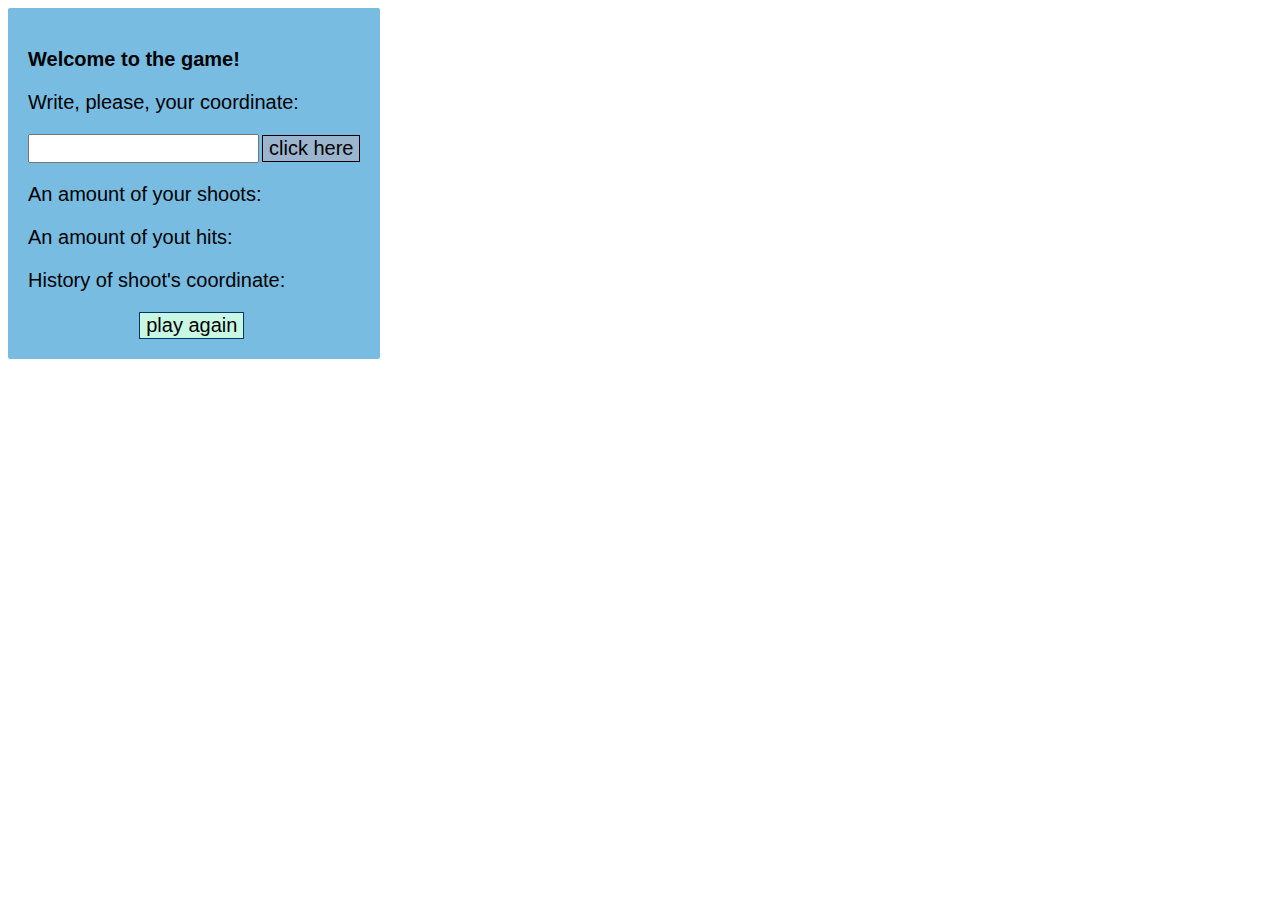
<file: game/ocean/index.html>
<!DOCTYPE html>
<html lang="en">
<head>
    <meta charset="UTF-8">
    <meta http-equiv="X-UA-Compatible" content="IE=edge">
    <meta name="viewport" content="width=device-width, initial-scale=1.0">
    <link rel="stylesheet" href="style.css">
    <title>new game</title>
</head>
<body>
   <div class="game-block">
        <h3>Welcome to the game!</h3>
        <p>Write, please, your coordinate:</p>
        <input type="text" id="inputValues"><button id="click">click here</button>
        <p>An amount of your shoots:</p><p id="shoots"></p>
        <p>An amount of yout hits:</p><p id="hits"></p>
        <p>History of shoot's coordinate:</p><p id="shootsHistory"></p>
        <p id="winTitle"></p>
        <button id="retryGame">play again</button>
        <script src="script.js"></script>
        
   </div>
</body>
</html>
</file>
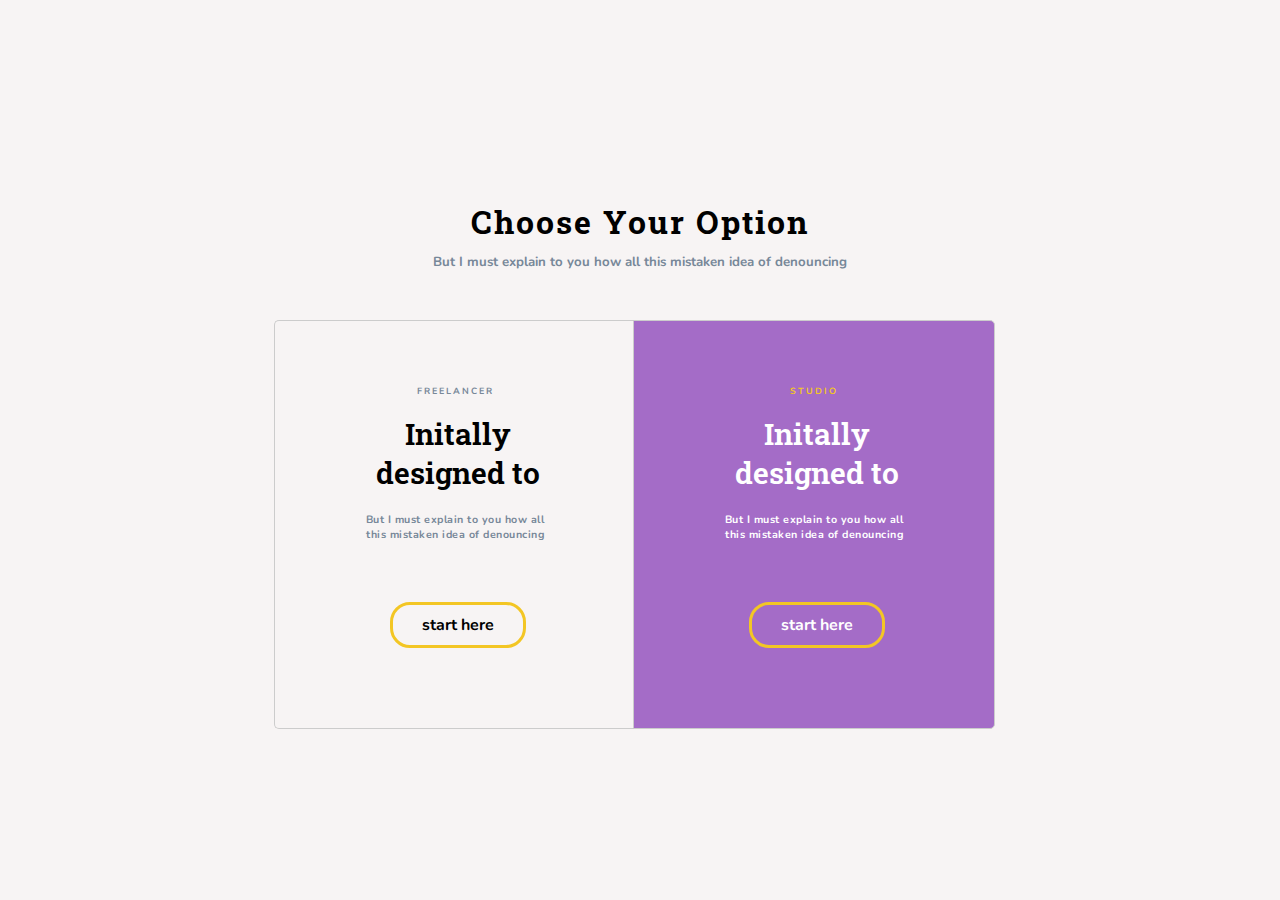
<file: homework_5_9/homework 6/homework_6_1/htmltags_1/index2.html>
<!DOCTYPE html>
<html lang="en">

<head>
    <link rel="stylesheet" href="css/style.css">
    <meta charset="UTF-8">
    <meta name="viewport" content="width=device-width, initial-scale=1">
    <title>article</title>
</head>

<body>
    <header class="caption_head">
        <h2>Choose Your Option</h2>
        <h5>But I must explain to you how all this mistaken idea of denouncing</h5>
    </header>
    <main>
        <div class="container__info">
            <ul>
                <li class="li_1">
                    <div class="block__1">
                        <h5>freelancer</h5>
                        <h2>Initally designed to</h2>
                        <h6>But I must explain to you how all this mistaken idea of denouncing</h6>
                        <div class="button__1">start here</div>
                    </div>
                </li>

                <li class="li_2">
                    <div class="block__2">
                        <h5>studio</h5>
                        <h2>Initally designed to</h2>
                        <h6>But I must explain to you how all this mistaken idea of denouncing</h6>
                        <div class="button__2">start here</div>
                    </div>
                </li>
            </ul>

        </div>
    </main>
</body>


</html>
</file>
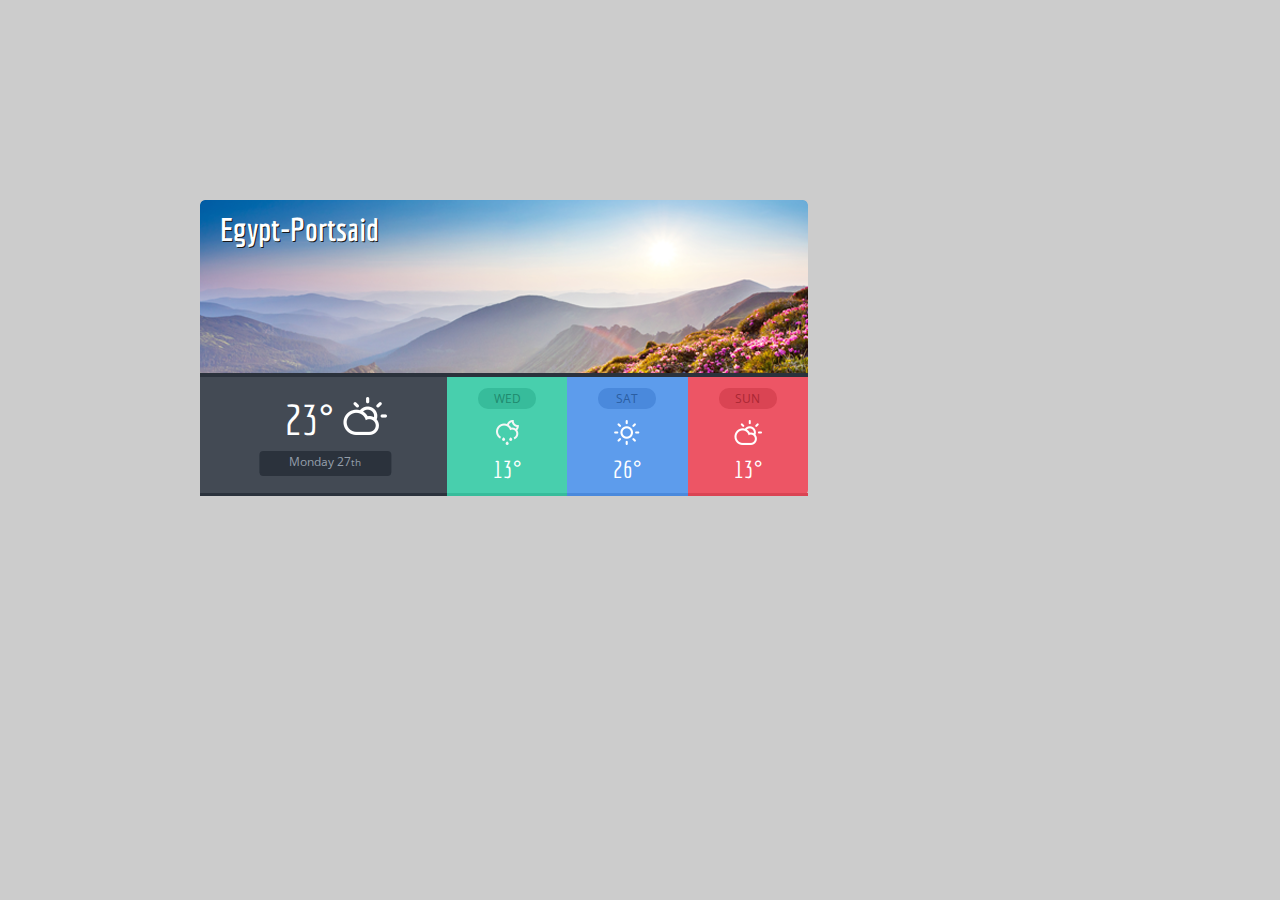
<file: homework_5_9/homework_5/homework_5 (2)/htmltags_1/index2.html>
<!DOCTYPE html>
<html lang="en">

<head>
    <link rel="stylesheet" href="css/style.css">
    <meta charset="UTF-8">
    <meta name="viewport" content="width=device-width, initial-scale=1">
    <title>article</title>
</head>

<body>
    <div class="content--block">
        <table>
            <thead>
                <tr>
                    <th colspan="4">Egypt-Portsaid</th>
                </tr>
            </thead>
            <tbody>
                <tr>
                    <td class="first">
                        <ul class=" first--mon ">
                            <li>23</li>
                            <li><img src="img/cloudmon.png " alt="# "></li>
                        </ul>
                        <div class="button ">Monday 27</div>
                    </td>
                    <td class="second--child">
                        <ul>
                            <li>
                                <div>WED</div>
                            </li>
                            <li><img src="img/clouuud.png" alt="#"></li>
                            <li>13</li>
                        </ul>
                    </td>
                    <td class="third--child">
                        <ul>
                            <li>
                                <div>SAT</div>
                            </li>
                            <li><img src="img/sunsat.png" alt="#"></li>
                            <li>26</li>
                        </ul>
                    </td>
                    <td class=" forth--child">
                        <ul>
                            <li>
                                <div>SUN</div>
                            </li>
                            <li><img src="img/suncloud.png" alt="#"></li>
                            <li>13</li>
                        </ul>
                    </td>
                </tr>
            </tbody>
        </table>
    </div>
</body>

</html>
</file>
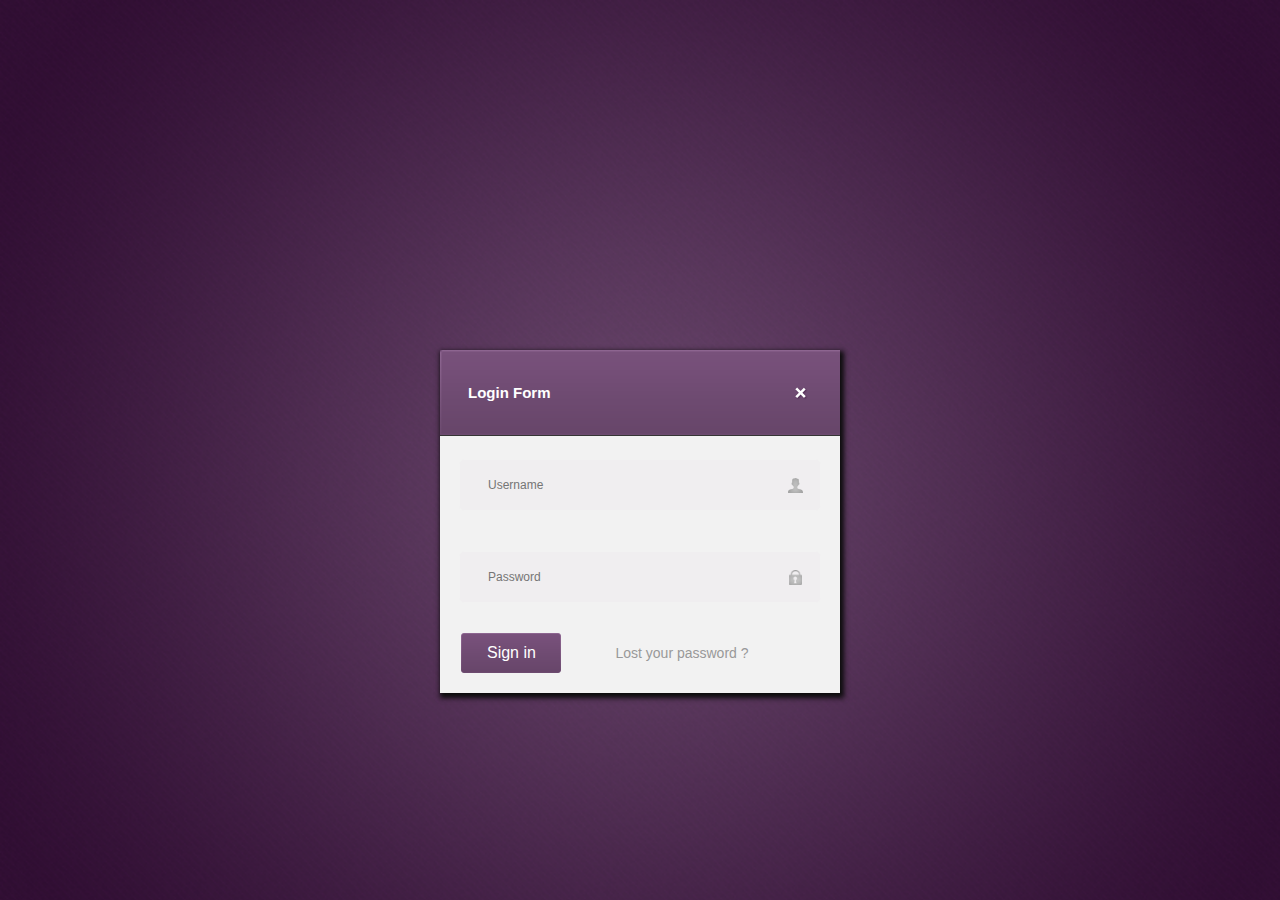
<file: homework_5_9/homework_5/homework_5(1)/htmltags_1/index2.html>
<!DOCTYPE html>
<html lang="en">

<head>
    <link rel="stylesheet" href="css/style.css">
    <meta charset="UTF-8">
    <meta name="viewport" content="width=device-width, initial-scale=1">
    <title>article</title>
</head>

<body>
    <div class="content-form">
        <form action="POST">
            <fieldset>
                <div class="top-form">
                    <h4>Login Form</h4>
                    <img src="img/plus.png" alt="#">
                </div>
                <div class="form-content">
                    <input type="text" id="name" name="username" minlength="4" maxlength="8" placeholder="Username">
                    <input type="password" id="userpassword" placeholder="Password">
                    <div class="li">
                        <ul>
                            <li>
                                <div class="button"> Sign in</div>
                            </li>
                            <li>Lost your password ?</li>
                        </ul>
                    </div>
                </div>
            </fieldset>
        </form>
    </div>
</body>

</html>
</file>
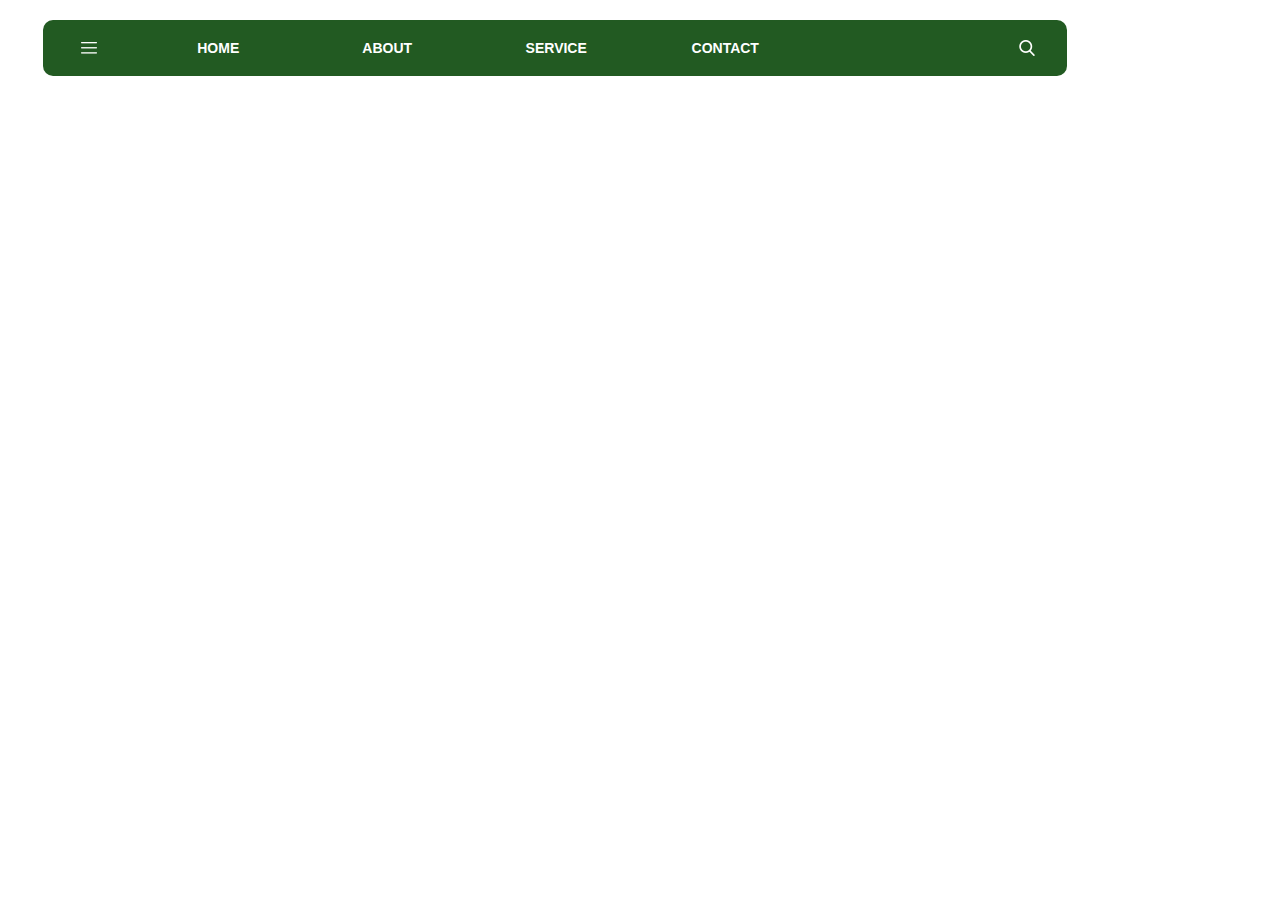
<file: homework_5_9/homework_7/homework_7_1/htmltags_1/index2.html>
<!DOCTYPE html>
<html lang="en">

<head>
    <link rel="stylesheet" href="css/nav-theme-default.css">
    <meta charset="UTF-8">
    <meta name="viewport" content="width=device-width, initial-scale=1">
    <title>Material-UI-Kit-PSD-freebie</title>
</head>

<body>
    <nav class="nav">
        <div class="navigation__panel_block">
            <ul>
                <li class="img_menu">
                    <a href="#"><img src="img/menu1.png" alt="#"></a>
                    <ul>
                        <li>
                            <a href="#">log out</a>
                        </li>
                        <li>
                            <a href="#">log in</a>
                        </li>
                        <li>
                            <a href="#">help</a>
                        </li>
                    </ul>
                </li>

                <li>
                    <a href="#">home</a>
                </li>

                <li>
                    <a href="#">about</a>
                </li>

                <li>
                    <a href="#">service</a>
                </li>

                <li>
                    <a href="#">contact</a>
                </li>

                <li>
                    <div class="searching__block">
                        <form class="form1" action="action_page.php">
                            <input type="text" name="search">
                        </form>
                        <a href="#"><img src="img/search.png" alt="#"></a>
                    </div>
                </li>
            </ul>
        </div>
    </nav>
</body>
<script></script>

</html>
</file>
<file: game/ocean/style.css>
*{
    font-family:'Gill Sans', 'Gill Sans MT', Calibri, 'Trebuchet MS', sans-serif;
    font-size:20px;
}

*:focus {
    outline: none;
}

.game-block{
    background-color: rgba(66, 161, 215, 0.713);
    padding:20px;
    position:absolute;
    border-radius:2px;
}

button{
    cursor: pointer;
}
#click{
    background-color: rgba(158, 180, 204, 0.91);
    border:1px solid #000;
    margin-left:3px;
}

#click:hover{
    background-color: rgb(155, 189, 225);
}
#retryGame{
    position:relative;
    left:calc(50% - 55px);
    border:1px solid rgb(4, 56, 98);
    background-color: rgb(200, 247, 228);
}

#retryGame:hover{
    background-color: rgb(214, 254, 240);
    box-shadow:1px 1px 1px 1px rgb(31, 51, 163);
    color:rgb(44, 44, 44);
    
}
</file>
<file: homework_5_9/homework 6/homework_6_1/htmltags_1/css/style.css>
@import url('https://fonts.googleapis.com/css2?family=Roboto+Slab:wght@300&display=swap');
@import url('https://fonts.googleapis.com/css2?family=Nunito:wght@200&family=Roboto+Slab:wght@300&display=swap');
* {
    margin: 0;
    padding: 0;
}

body {
    background-color: rgb(247, 244, 244);
}

header {
    text-align: center;
    position: relative;
    top: 200px;
}

.caption_head h2 {
    margin-bottom: 10px;
    font-size: 32px;
    font-family: "Roboto Slab", sans-serif;
    letter-spacing: 2px;
    transition: 0s 9999999s;
}

.caption_head h5 {
    color: lightslategrey;
    font-family: "Nunito", sans-serif;
}

.caption_head h2:hover {
    color: cornflowerblue;
    transition: 3s ease;
}

.container__info {
    position: absolute;
    top: 320px;
    left: calc(50% - 360px);
}

.container__info ul li {
    display: inline-block;
    text-align: center;
    border: 1px solid #ccc;
    margin-left: -6px;
}

.container__info ul li:nth-last-child(2) {
    border-radius: 5px 0px 0px 5px;
    border-right: none;
}

.container__info ul li:nth-last-child(1) {
    border-radius: 0px 5px 5px 0px;
}

.container__info .li_1 h5 {
    margin-top: 60px;
    font-variant: small-caps slashed-zero;
    color: lightslategrey;
    font-family: "Nunito", monospace;
    letter-spacing: 2px;
}

.container__info .li_1 h2 {
    font-family: "Roboto Slab", sans-serif;
    font-weight: 600;
    font-size: 30px;
    width: 170px;
    text-align: center;
    margin: auto;
    padding-left: 5px;
    padding-top: 15px;
}

.container__info .li_1 h6 {
    padding: 80px;
    padding-top: 20px;
    width: 200px;
    color: lightslategray;
    font-family: "Nunito", sans-serif;
    letter-spacing: 0.5px;
}

.button__1 {
    border: 3px solid #F3C624;
    border-radius: 20px;
    height: 40px;
    width: 130px;
    position: relative;
    top: -20px;
    margin-bottom: 60px;
    left: calc(50% - 65px);
    font-family: "Nunito";
    font-weight: bold;
    line-height: 40px;
    transition: .4s ease-out;
}

.button__1:hover {
    background-color: #F3C624;
    box-shadow: inset 0 0 0 2px #fff, inset -2px -2px 0 4px #F3BD34;
    color: #fff;
    transition: 1s;
}

.li_2 {
    background-color: #A46CC7;
}

.container__info .li_2 h5 {
    margin-top: 60px;
    font-variant: small-caps slashed-zero;
    color: #F3C624;
    font-family: "Nunito", monospace;
    letter-spacing: 2px;
}

.container__info .li_2 h2 {
    font-family: "Roboto Slab", sans-serif;
    font-weight: 600;
    font-size: 30px;
    width: 170px;
    text-align: center;
    margin: auto;
    padding-left: 5px;
    padding-top: 15px;
    color: #fff;
}

.container__info .li_2 h6 {
    padding: 80px;
    padding-top: 20px;
    width: 200px;
    color: #fff;
    font-family: "Nunito", sans-serif;
    letter-spacing: 0.5px;
}

.button__2 {
    border: 3px solid #F3C624;
    border-radius: 20px;
    height: 40px;
    width: 130px;
    position: relative;
    top: -20px;
    margin-bottom: 60px;
    left: calc(50% - 65px);
    font-family: "Nunito";
    font-weight: bold;
    line-height: 40px;
    transition: .4s ease-out;
    color: #fff;
}

.button__2:hover {
    background-color: #F3C624;
    box-shadow: inset 0 0 0 2px #fff, inset -2px -2px 0 4px #F3BD34;
    color: #fff;
    transition: 1.5s;
}
</file>
<file: homework_5_9/homework_5/homework_5 (2)/htmltags_1/css/style.css>
@import url('https://fonts.googleapis.com/css2?family=Economica:wght@700&family=Open+Sans&family=Secular+One&display=swap');
    * {
        padding: 0;
        margin: 0;
    }
    
    body {
        background-color: rgb(204, 204, 204);
        padding: 200px;
    }
    
    table,
    tr,
    th {
        border-collapse: collapse;
        border-radius: 5px 5px 0px 0px;
    }
    
    table {
        width: 608px;
    }
    
    thead {
        height: 175px;
        background: url(../img/headerweather.png);
        font-family: "Economica";
        font-size: 32px;
        color: white;
        text-shadow: 1px 1px 0px rgb(24, 24, 24);
    }
    
    thead th {
        transform: translate(0, -33.3%);
        padding-right: 410px;
    }
    
    tbody {
        border-top: 4px solid #2b323c;
    }
    
    tbody ul li {
        display: inline-block;
    }
    
    tbody td:nth-child(1):not(div) {
        width: 250px;
        height: 116px;
        background-color: #434a54;
    }
    
    .first ul li:first-child {
        font-family: "Economica";
        font-size: 42px;
        color: white;
    }
    
    .first {
        border-bottom: 3px solid #2b323c;
    }
    
    .first--mon li:first-child::after {
        content: '\00B0';
    }
    
    .first ul {
        margin-left: 80px;
        margin-bottom: 8px;
    }
    
    .first ul li {
        padding-left: 5px;
    }
    
    .button::after {
        content: "th";
        font-size: 10px;
    }
    
    .button {
        background-color: #2b323c;
        width: 132px;
        height: 22px;
        border-radius: 4px;
        text-align: center;
        line-height: 22px;
        font-size: 12px;
        font-family: "Open Sans";
        transform: translateX(45%);
        color: #949fab;
        border-bottom: 3px solid #2b323c;
    }
    
    .second--child {
        width: 122px;
        background-color: #48cfad;
        font-family: "Economica";
        color: white;
        border-bottom: 3px solid #37bc9b;
    }
    
    .second--child ul li {
        text-align: center;
    }
    
    .second--child div {
        margin: auto;
    }
    
    .second--child ul li:nth-child(1) {
        color: #1f896e;
        font-family: "Open Sans";
        font-size: 12px;
        padding-bottom: 11px;
    }
    
    .second--child ul li:nth-child(2) {
        padding-bottom: 7px;
    }
    
    .second--child ul li:nth-child(3) {
        font-size: 24px;
    }
    
    .second--child ul li:nth-child(3)::after {
        content: '\00B0';
    }
    
    .second--child div {
        background-color: #37bc9b;
        width: 58px;
        text-align: center;
        height: 21px;
        line-height: 21px;
        border-radius: 10px;
    }
    
    .second--child ul li {
        display: list-item;
        list-style: none;
    }
    
    .third--child {
        width: 122px;
        background-color: #5d9cec;
    }
    
    .third--child ul li {
        display: list-item;
        list-style: none;
    }
    
    .third--child {
        width: 122px;
        background-color: #5d9cec;
        font-family: "Economica";
        color: white;
        border-bottom: 3px solid #4a89dc;
    }
    
    .third--child ul li {
        text-align: center;
    }
    
    .third--child div {
        margin: auto;
    }
    
    .third--child ul li:nth-child(1) {
        color: #2b5ea2;
        font-family: "Open Sans";
        font-size: 12px;
        padding-bottom: 11px;
    }
    
    .third--child ul li:nth-child(2) {
        padding-bottom: 7px;
    }
    
    .third--child ul li:nth-child(3) {
        font-size: 24px;
    }
    
    .third--child ul li:nth-child(3)::after {
        content: '\00B0';
    }
    
    .third--child div {
        background-color: #4a89dc;
        width: 58px;
        text-align: center;
        height: 21px;
        line-height: 21px;
        border-radius: 10px;
    }
    
    .third--child ul li {
        display: list-item;
        list-style: none;
    }
    
    tr .forth--child {
        width: 122px;
        background-color: #ed5565;
    }
    
    .forth--child ul li {
        display: list-item;
        list-style: none;
    }
    
    .forth--child {
        width: 122px;
        background-color: #48cfad;
        font-family: "Economica";
        color: white;
        border-bottom: 3px solid #da4453;
        border-radius: 0px 0px 5px 0px;
    }
    
    .forth--child ul li {
        text-align: center;
    }
    
    .forth--child div {
        margin: auto;
    }
    
    .forth--child ul li:nth-child(1) {
        color: #a92734;
        font-family: "Open Sans";
        font-size: 12px;
        padding-bottom: 11px;
    }
    
    .forth--child ul li:nth-child(2) {
        padding-bottom: 7px;
    }
    
    .forth--child ul li:nth-child(3) {
        font-size: 24px;
    }
    
    .forth--child ul li:nth-child(3)::after {
        content: '\00B0';
    }
    
    .forth--child div {
        background-color: #da4453;
        width: 58px;
        text-align: center;
        height: 21px;
        line-height: 21px;
        border-radius: 10px;
    }
    
    .forth--child ul li {
        display: list-item;
        list-style: none;
    }
</file>
<file: homework_5_9/homework_5/homework_5(1)/htmltags_1/css/style.css>
* {
    margin: 0;
    padding: 0;
}

body {
    background-image: url(../img/Background.png);
    background-repeat: no-repeat;
    background-size: cover;
}

form {
    border: none;
    margin-left: auto;
    margin-right: auto;
    width: 400px;
    box-shadow: 2px 3px 5px 2px rgb(12, 12, 12);
    margin-top: 350px;
}

form h4 {
    color: white;
    font-size: 15px;
    font-family: sans-serif;
    margin-left: -6px;
}

fieldset {
    border: none;
}

.top-form img {
    float: right;
    margin-top: -14px;
    margin-right: -2px;
}

.top-form {
    background-image: url(../img/head.png);
    background-size: cover;
    padding: 34px;
    border-bottom: 1px solid #353435;
}

.form-content {
    display: flex;
    flex-direction: column;
    align-items: center;
    justify-content: left;
    background-color: #f2f2f2;
    border: none;
}

#name {
    border: 1px solid #f2f2f2;
    border-radius: 5px;
    padding: 10px 10px 10px 5px;
    margin-top: 23px;
    margin-bottom: 20px;
    background: url(../img/User.png) no-repeat center right;
    background-size: auto 30%;
    background-position: right 5% bottom 50%;
    background-color: #f0eef0;
    width: 345px;
    color: #999999;
    font-size: 12px;
    height: 30px;
    text-indent: 23px;
}

#userpassword {
    border: 1px solid #f2f2f2;
    border-radius: 5px;
    padding: 10px 10px 10px 5px;
    margin-top: 20px;
    margin-bottom: 20px;
    background: url(../img/Locked2.png) no-repeat;
    background-position: right 5% bottom 50%;
    background-size: auto 30%;
    background-color: #f0eef0;
    width: 345px;
    color: #999999;
    font-size: 12px;
    height: 30px;
    text-indent: 23px;
}

.li {
    margin-bottom: 20px;
}

li {
    padding-right: 50px;
}

ul li:nth-child(2) {
    margin-right: 20px;
    font-size: 14px;
    color: #999999;
}

ul li {
    display: inline-block;
    margin-top: 10px;
    color: white;
    font-family: sans-serif;
    transition: .2s;
}

.button {
    height: 40px;
    width: 100px;
    background: url(../img/RoundeRectangle2.png);
    text-align: center;
    line-height: 40px;
    transition: .5s;
}

.button:hover {
    box-shadow: 5px 5px 2px 1px rgba(0, 0, 255, .2);
    cursor: pointer;
}

ul li:nth-child(2):hover {
    color: rgb(51, 49, 49);
    text-decoration: underline;
    cursor: pointer;
}
</file>
<file: homework_5_9/homework_7/homework_7_1/htmltags_1/css/nav-theme-default.css>
* {
    margin: 0;
    padding: 0;
}

body {
    font-family: Arial, Helvetica, sans-serif;
    font-size: 18px;
    max-width: 80%;
    min-width: 30%;
    position: relative;
    top: 20px;
    left: calc(20% - 212.78px);
}

nav div {
    border-radius: 10px;
}

.nav .img_menu img {
    width: 16px;
    height: 16px;
    position: absolute;
    top: calc(50% - 6px);
    left: 38px;
}

.nav ul li {
    display: inline-block;
    padding: 20px 20px;
    text-align: center;
    margin-left: 25px;
    transition: 0.4s ease;
    text-transform: uppercase;
    font-size: 14px;
    font-family: sans-serif;
    font-weight: 600;
}

.nav ul li:not(:first-child):not(:nth-child(2)) {
    margin-left: -1px;
}

.nav ul li:not(:first-child) {
    width: 130px;
}

.nav a {
    text-decoration: none;
    color: #fff;
}

.navigation__panel_block {
    background-color: rgb(34, 90, 34);
}

.nav ul {
    display: flex;
    flex-direction: row;
    flex-wrap: wrap;
    justify-content: flex-start;
    align-items: flex-start;
    list-style: none;
}

.nav ul li:not(:first-child):not(:last-child):hover {
    background-color: rgb(63, 155, 63);
    transition: 0.5s ease;
}

.nav ul form input {
    position: absolute;
    left: calc(100% - 250px);
    border-radius: 10px;
    border-color: green;
    outline: none;
}

.searching__block img {
    width: 16px;
    height: 16px;
    position: absolute;
    left: calc(100% - 48px);
}

.form1 input {
    display: none;
}

.nav li>ul {
    display: none;
}

.nav li:hover>ul {
    display: block;
    position: absolute;
    background-color: #174;
    width: 150px;
    text-align: center;
}

.navli>ul a {
    width: calc(100% -40px);
}
</file>
